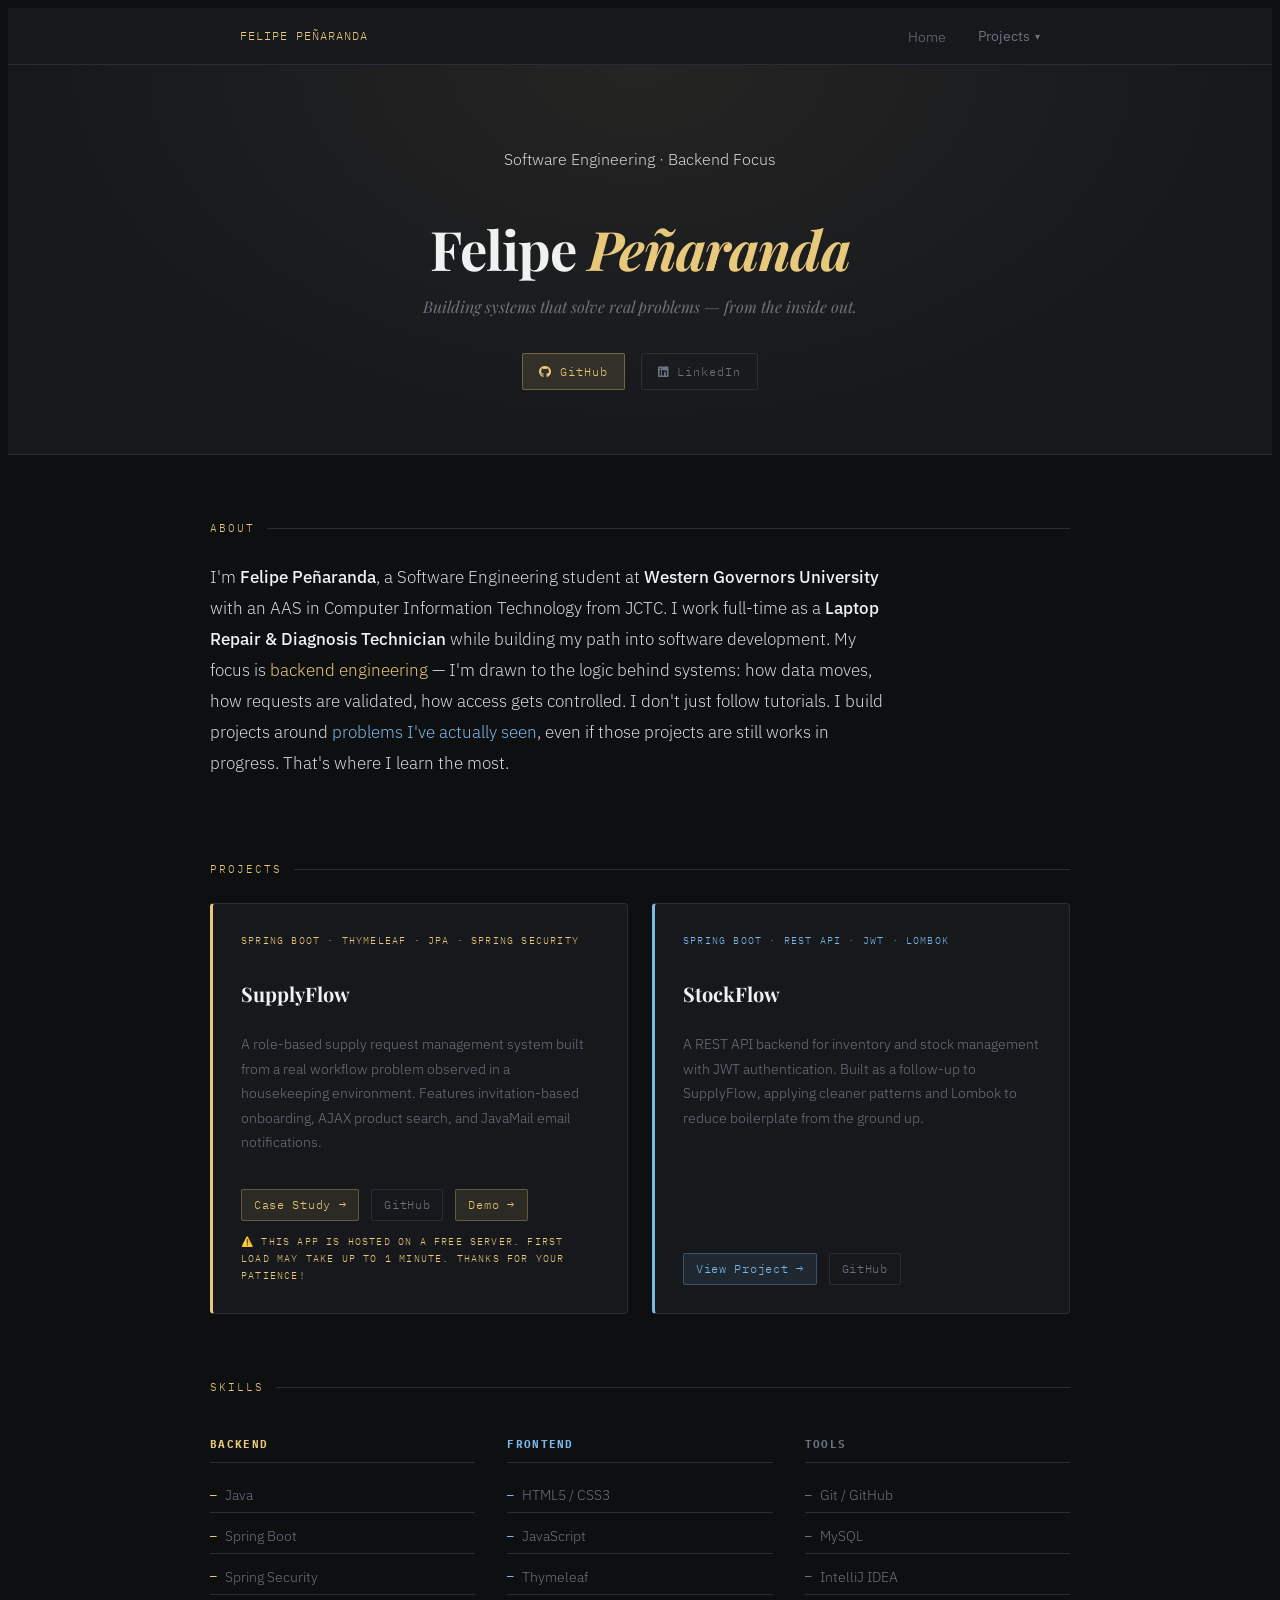
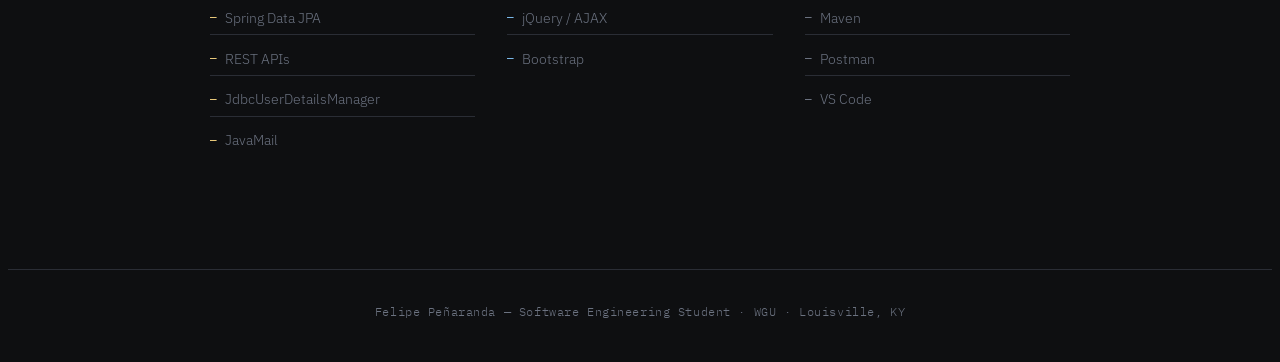
<file: index.html>
<!doctype html>
<html lang="en">
  <head>
    <meta charset="UTF-8" />
    <meta name="viewport" content="width=device-width, initial-scale=1.0" />
    <title>Felipe Peñaranda — Portfolio</title>
    <link
      href="https://fonts.googleapis.com/css2?family=Playfair+Display:ital,wght@0,700;1,400&family=IBM+Plex+Mono:wght@400;600&family=IBM+Plex+Sans:wght@300;400;500&display=swap"
      rel="stylesheet"
    />
    <link
      rel="stylesheet"
      href="https://cdnjs.cloudflare.com/ajax/libs/font-awesome/6.5.0/css/all.min.css"
    />
    <link rel="stylesheet" href="static/style/layaout.css" />
    <!-- <link rel="stylesheet" href="static/style/supply-flow.css"> -->
  </head>
  <body>
    <div id="nav-placeholder"></div>

    <!-- HERO -->
    <section class="hero">
      <div class="tag">Software Engineering · Backend Focus</div>
      <h1>Felipe <em>Peñaranda</em></h1>
      <p class="subtitle">
        Building systems that solve real problems — from the inside out.
      </p>
      <div class="hero-links">
        <a
          href="https://github.com/code-felipe"
          target="_blank"
          class="hero-link primary"
        >
          <i class="fa-brands fa-github"></i> GitHub
        </a>
        <a
          href="https://www.linkedin.com/in/felipephe/"
          target="_blank"
          class="hero-link secondary"
        >
          <i class="fa-brands fa-linkedin"></i> LinkedIn
        </a>
      </div>
    </section>

    <main class="index-main">
      <!-- ABOUT -->
      <section aria-labelledby="about-heading">
        <div class="section-label" id="about-heading">About</div>
        <p class="about-text">
          I'm <strong>Felipe Peñaranda</strong>, a Software Engineering student
          at <strong>Western Governors University</strong> with an AAS in
          Computer Information Technology from JCTC. I work full-time as a
          <strong>Laptop Repair &amp; Diagnosis Technician</strong> while
          building my path into software development. My focus is
          <span class="accent">backend engineering</span> — I'm drawn to the
          logic behind systems: how data moves, how requests are validated, how
          access gets controlled. I don't just follow tutorials. I build
          projects around
          <span class="accent2">problems I've actually seen</span>, even if
          those projects are still works in progress. That's where I learn the
          most.
        </p>
      </section>

      <!-- PROJECTS -->
      <section aria-labelledby="projects-heading">
        <div class="section-label" id="projects-heading">Projects</div>
        <div class="projects-grid">
          <div class="project-card">
            <span class="project-card-tag"
              >Spring Boot · Thymeleaf · JPA · Spring Security</span
            >
            <h3>SupplyFlow</h3>
            <p>
              A role-based supply request management system built from a real
              workflow problem observed in a housekeeping environment. Features
              invitation-based onboarding, AJAX product search, and JavaMail
              email notifications.
            </p>
            <div class="project-card-links">
              <a href="supply-flow.html" class="primary">Case Study →</a>
              <a
                href="https://github.com/code-felipe/supplyflow"
                target="_blank"
                class="ghost"
                >GitHub</a
              >
              <a href="https://custodian-supply-manager.onrender.com" target="_blank" class="primary">Demo →</a>              
            </div>
            <span class="project-card-tag">⚠️ This app is hosted on a free server. First load may take up to 1 minute. Thanks for your patience!</span>
          </div>

          <div class="project-card blue">
            <span class="project-card-tag"
              >Spring Boot · REST API · JWT · Lombok</span
            >
            <h3>StockFlow</h3>
            <p>
              A REST API backend for inventory and stock management with JWT
              authentication. Built as a follow-up to SupplyFlow, applying
              cleaner patterns and Lombok to reduce boilerplate from the ground
              up.
            </p>
            <div class="project-card-links">
              <a href="stock-flow.html" class="primary">View Project →</a>
              <a href="https://github.com/code-felipe/stock-flow" target="_blank" class="ghost"
                >GitHub</a
              >
            </div>
          </div>
        </div>
      </section>

      <!-- SKILLS -->
      <section aria-labelledby="skills-heading">
        <div class="section-label" id="skills-heading">Skills</div>
        <div class="skills-categories">
          <div class="skill-group">
            <h4>Backend</h4>
            <ul>
              <li>Java</li>
              <li>Spring Boot</li>
              <li>Spring Security</li>
              <li>Spring Data JPA</li>
              <li>REST APIs</li>
              <li>JdbcUserDetailsManager</li>
              <li>JavaMail</li>
            </ul>
          </div>

          <div class="skill-group blue">
            <h4>Frontend</h4>
            <ul>
              <li>HTML5 / CSS3</li>
              <li>JavaScript</li>
              <li>Thymeleaf</li>
              <li>jQuery / AJAX</li>
              <li>Bootstrap</li>
            </ul>
          </div>

          <div class="skill-group neutral">
            <h4>Tools</h4>
            <ul>
              <li>Git / GitHub</li>
              <li>MySQL</li>
              <li>IntelliJ IDEA</li>
              <li>Maven</li>
              <li>Postman</li>
              <li>VS Code</li>
            </ul>
          </div>
        </div>
      </section>
    </main>

    <footer>
      Felipe Peñaranda &mdash; Software Engineering Student &middot; WGU
      &middot; Louisville, KY
    </footer>

    <script src="static/js/nav.js"></script>
  </body>
</html>
</file>
<file: static/style/layaout.css>
:root {
      --bg: #0e0f11;
      --surface: #16181c;
      --surface2: #1e2127;
      --accent: #e8c87a;
      --accent2: #7ab8e8;
      --text: #d4d8df;
      --text-muted: #6b7280;
      --text-heading: #f0f2f5;
      --border: #2a2d35;
      --font-display: 'Playfair Display', Georgia, serif;
      --font-body: 'IBM Plex Sans', sans-serif;
      --font-mono: 'IBM Plex Mono', monospace;
    }

 /* HEADER */
    header {
      background: var(--surface);
      border-bottom: 1px solid var(--border);
      padding: 3.5rem 2rem 3rem;
      text-align: center;
      position: relative;
      overflow: hidden;
    }

    header::before {
      content: '';
      position: absolute;
      inset: 0;
      background: radial-gradient(ellipse at 50% 0%, rgba(232,200,122,0.07) 0%, transparent 70%);
      pointer-events: none;
    }

    header .tag {
      display: inline-block;
      font-family: var(--font-mono);
      font-size: 0.7rem;
      letter-spacing: 0.18em;
      color: var(--accent);
      text-transform: uppercase;
      border: 1px solid rgba(232,200,122,0.3);
      padding: 0.3rem 0.9rem;
      border-radius: 2px;
      margin-bottom: 1.5rem;
    }

    header h1 {
      font-family: var(--font-display);
      font-size: clamp(2.2rem, 5vw, 3.8rem);
      color: var(--text-heading);
      letter-spacing: -0.02em;
      line-height: 1.15;
      margin-bottom: 0.75rem;
    }

    header h1 em {
      color: var(--accent);
      font-style: italic;
    }

    header p.subtitle {
      font-size: 1rem;
      color: var(--text-muted);
      font-style: italic;
      font-family: var(--font-display);
    }

/* NAV */
.site-nav {
  background: var(--surface);
  border-bottom: 1px solid var(--border);
  position: sticky;
  top: 0;
  z-index: 100;
}

.nav-inner {
  max-width: 800px;
  margin: 0 auto;
  padding: 0 2rem;
  height: 56px;
  display: flex;
  align-items: center;
  justify-content: space-between;
}

.nav-logo {
  font-family: var(--font-mono);
  font-size: 0.78rem;
  color: var(--accent);
  text-decoration: none;
  letter-spacing: 0.08em;
  text-transform: uppercase;
}

.nav-links {
  list-style: none;
  display: flex;
  align-items: center;
  gap: 2rem;
}

.nav-links > li > a {
  font-family: var(--font-body);
  font-size: 0.88rem;
  color: var(--text-muted);
  text-decoration: none;
  transition: color 0.3s ease;
}

.nav-links > li > a:hover {
  color: var(--text-heading);
}

/* DROPDOWN */
.nav-dropdown {
  position: relative;
}

.nav-dropdown-btn {
  background: none;
  border: none;
  font-family: var(--font-body);
  font-size: 0.88rem;
  color: var(--text-muted);
  cursor: pointer;
  display: flex;
  align-items: center;
  gap: 0.3rem;
  transition: color 0.3s ease;
  padding: 0;
}

.nav-dropdown-btn:hover {
  color: var(--text-heading);
}

.nav-caret {
  font-size: 0.65rem;
  transition: transform 0.25s ease;
}

.nav-dropdown.open .nav-caret {
  transform: rotate(180deg);
}

.nav-dropdown-menu {
  display: none;
  position: absolute;
  top: calc(100% + 12px);
  right: 0;
  background: var(--surface);
  border: 1px solid var(--border);
  border-radius: 4px;
  min-width: 180px;
  list-style: none;
  overflow: hidden;
}

.nav-dropdown.open .nav-dropdown-menu {
  display: block;
}

.nav-dropdown-menu li a {
  display: flex;
  flex-direction: column;
  padding: 0.75rem 1rem;
  text-decoration: none;
  color: var(--text);
  font-size: 0.88rem;
  border-bottom: 1px solid var(--border);
  transition: background 0.2s ease;
}

.nav-dropdown-menu li:last-child a {
  border-bottom: none;
}

.nav-dropdown-menu li a:hover {
  background: var(--surface2);
  color: var(--text-heading);
}

.nav-project-tag {
  font-family: var(--font-mono);
  font-size: 0.6rem;
  color: var(--accent);
  letter-spacing: 0.1em;
  text-transform: uppercase;
  margin-bottom: 0.1rem;
}

/* body */
 body {
      background-color: var(--bg);
      color: var(--text);
      font-family: var(--font-body);
      font-weight: 300;
      line-height: 1.75;
      font-size: 1rem;
    }

/* MAIN LAYOUT - HERO */
    main {
      max-width: 800px;
      margin: 0 auto;
      padding: 4rem 2rem 6rem;
    }

    /* INTRO SECTION */
    section.intro {
      margin-bottom: 4rem;
      padding-bottom: 3rem;
      border-bottom: 1px solid var(--border);
    }

    section.intro p {
      font-size: 1.1rem;
      line-height: 1.85;
      color: var(--text);
    }

    /* PROBLEM SECTION */
    section.problem {
      margin-bottom: 4rem;
      padding-bottom: 3rem;
      border-bottom: 1px solid var(--border);
    }

    .problem_box{
        display: flex;
        justify-content: space-evenly;
        
    }

    .problem_img_box_grid figure img:nth-child(1){
        width: 10em;
        border-radius: 17%;
    }

    .problem_img_box_grid{
        display: flex;
        flex-direction: row;
        align-items: center;
        gap: 20px;
    }

    /* LEARNINGS */
    section.learnings {
      margin-bottom: 4rem;
    }

    section.learnings > h2 {
      margin-bottom: 2.5rem;
    }

    /*Section Roles*/
    .learning_title_img > div > i, .art_invite_title_img > div > i, .art_dto_title_img > div > i, .art_jpa_title_img > div > i,
    .art_architecture_title_img > div > i{
        font-size: 5rem;
        
    }

    .learnings_img_btn_box{
      display: flex;
      flex-direction: column;
      gap: 0.88rem;
    }

    .learnings_img_btn_box button,.art_invite_img_btn_box button, .art_architecture_img_btn_box button{
      padding: 0.35rem;
      transition: background-color 0.5s ease, color 0.5s ease;
    }

    .learnings_img_btn_box button:hover, .art_invite_img_btn_box button:hover{
      color: white;
      background-color: #16181c;
    }

    /*Section Invitation Code Impl*/
    .learning_title_img, .art_invite_title_img, .art_dto_title_img, .art_jpa_title_img, .art_architecture_title_img{
        display: flex;
        justify-content: space-between;
    }

    .art_invite_img_btn_box{
      display: flex;
      flex-direction: column;
      gap: 0.88rem;
    }


    /* ARTICLE CARDS */
    article {
      background: var(--surface);
      border: 1px solid var(--border);
      border-left: 3px solid var(--accent);
      border-radius: 4px;
      padding: 2rem 2rem 2rem 2.2rem;
      margin-bottom: 2rem;
      position: relative;
    }

    article.blue-accent {
      border-left-color: var(--accent2);
    }

    article h3 {
      font-family: var(--font-display);
      font-size: 1.3rem;
      color: var(--text-heading);
      margin-bottom: 0.4rem;
      line-height: 1.3;
    }

    article .article-sub {
      font-family: var(--font-mono);
      font-size: 0.68rem;
      color: var(--accent);
      letter-spacing: 0.12em;
      text-transform: uppercase;
      margin-bottom: 1rem;
      display: block;
    }

    article.blue-accent .article-sub {
      color: var(--accent2);
    }

    article p {
      font-size: 0.97rem;
      color: var(--text);
      line-height: 1.78;
    }

    /* HEADINGS */
    h2 {
      font-family: var(--font-display);
      font-size: 1.8rem;
      color: var(--text-heading);
      margin-bottom: 1.25rem;
      letter-spacing: -0.01em;
      line-height: 1.2;
    }

    /* BULLET LIST */
    ul.styled {
      list-style: none;
      padding: 0;
      margin: 1.25rem 0;
    }

    ul.styled li {
      padding: 0.5rem 0 0.5rem 1.5rem;
      position: relative;
      color: var(--text);
      font-size: 0.97rem;
      border-bottom: 1px solid var(--border);
    }

    ul.styled li:last-child { border-bottom: none; }

    ul.styled li::before {
      content: '—';
      position: absolute;
      left: 0;
      color: var(--accent);
      font-family: var(--font-mono);
    }

    /* DIFFERENTLY section */
    section.differently {
      background: var(--surface2);
      border: 1px solid var(--border);
      border-radius: 6px;
      padding: 2.5rem;
      margin-bottom: 4rem;
    }

    section.differently h2 {
      font-size: 1.5rem;
      margin-bottom: 1.5rem;
    }

    section.differently ul.styled li::before {
      color: var(--accent2);
    }

    /* CLOSING */
    section.closing {
      text-align: center;
      padding: 3rem 2rem;
      border-top: 1px solid var(--border);
    }

    section.closing blockquote {
      font-family: var(--font-display);
      font-style: italic;
      font-size: 1.4rem;
      color: var(--text-heading);
      line-height: 1.6;
      max-width: 560px;
      margin: 0 auto;
      position: relative;
    }

    section.closing blockquote::before {
      content: '"';
      font-size: 5rem;
      color: var(--accent);
      opacity: 0.25;
      position: absolute;
      top: -1.5rem;
      left: -1rem;
      font-family: var(--font-display);
      line-height: 1;
    }

    section.closing p.closing-note {
      margin-top: 1.5rem;
      font-size: 0.9rem;
      color: var(--text-muted);
      font-family: var(--font-mono);
    }

    /* STAT PILLS */
    .stat-pill {
      display: inline-block;
      background: rgba(232,200,122,0.1);
      border: 1px solid rgba(232,200,122,0.25);
      color: var(--accent);
      font-family: var(--font-mono);
      font-size: 0.78rem;
      padding: 0.25rem 0.75rem;
      border-radius: 20px;
      margin: 0.75rem 0.3rem 0 0;
    }

      /* HERO */
    .hero {
      background: var(--surface);
      border-bottom: 1px solid var(--border);
      padding: 5rem 2rem 4rem;
      text-align: center;
      position: relative;
      overflow: hidden;
    }

    .hero::before {
      content: '';
      position: absolute;
      inset: 0;
      background: radial-gradient(ellipse at 50% 0%, rgba(232,200,122,0.07) 0%, transparent 70%);
      pointer-events: none;
    }

    .hero h1 {
      font-family: var(--font-display);
      font-size: clamp(2rem, 5vw, 3.4rem);
      color: var(--text-heading);
      letter-spacing: -0.02em;
      line-height: 1.15;
      margin-bottom: 0.75rem;
    }

    .hero h1 em { color: var(--accent); font-style: italic; }

    .hero p.subtitle {
      font-size: 1rem;
      color: var(--text-muted);
      font-style: italic;
      font-family: var(--font-display);
      max-width: 500px;
      margin: 0 auto 2rem;
    }

    .hero-links {
      display: flex;
      justify-content: center;
      gap: 1rem;
      flex-wrap: wrap;
    }

    .hero-link {
      font-family: var(--font-mono);
      font-size: 0.75rem;
      letter-spacing: 0.08em;
      text-decoration: none;
      padding: 0.45rem 1rem;
      border-radius: 2px;
      transition: all 0.25s ease;
    }

    .hero-link.primary {
      background: rgba(232,200,122,0.12);
      border: 1px solid rgba(232,200,122,0.35);
      color: var(--accent);
    }

    .hero-link.primary:hover { background: rgba(232,200,122,0.2); }

    .hero-link.secondary {
      background: transparent;
      border: 1px solid var(--border);
      color: var(--text-muted);
    }

    .hero-link.secondary:hover { color: var(--text-heading); border-color: var(--text-muted); }

    /* SECTION LABEL */
    .section-label {
      font-family: var(--font-mono);
      font-size: 0.68rem;
      letter-spacing: 0.18em;
      color: var(--accent);
      text-transform: uppercase;
      margin-bottom: 1.5rem;
      display: flex;
      align-items: center;
      gap: 0.75rem;
    }

    .section-label::after {
      content: '';
      flex: 1;
      height: 1px;
      background: var(--border);
    }

    /* INDEX MAIN */
    .index-main {
      max-width: 860px;
      margin: 0 auto;
      padding: 4rem 2rem 6rem;
      display: flex;
      flex-direction: column;
      gap: 4rem;
    }

    /* ABOUT */
    .about-text {
      font-size: 1.05rem;
      line-height: 1.85;
      color: var(--text);
      max-width: 680px;
    }

    .about-text strong { color: var(--text-heading); font-weight: 500; }
    .about-text .accent  { color: var(--accent); }
    .about-text .accent2 { color: var(--accent2); }

    /* PROJECTS GRID */
    .projects-grid {
      display: grid;
      grid-template-columns: repeat(2, 1fr);
      gap: 1.5rem;
    }

    .project-card {
      background: var(--surface);
      border: 1px solid var(--border);
      border-left: 3px solid var(--accent);
      border-radius: 4px;
      padding: 1.75rem;
      display: flex;
      flex-direction: column;
      gap: 0.75rem;
      transition: background 0.25s ease;
    }

    .project-card:hover { background: var(--surface2); }
    .project-card.blue  { border-left-color: var(--accent2); }

    .project-card-tag {
      font-family: var(--font-mono);
      font-size: 0.62rem;
      letter-spacing: 0.12em;
      text-transform: uppercase;
      color: var(--accent);
    }

    .project-card.blue .project-card-tag { color: var(--accent2); }

    .project-card h3 {
      font-family: var(--font-display);
      font-size: 1.25rem;
      color: var(--text-heading);
      line-height: 1.2;
      margin-bottom: 0;
    }

    .project-card p {
      font-size: 0.9rem;
      color: var(--text-muted);
      line-height: 1.7;
      flex: 1;
    }

    .project-card-links {
      display: flex;
      gap: 0.75rem;
      margin-top: 0.5rem;
    }

    .project-card-links a {
      font-family: var(--font-mono);
      font-size: 0.72rem;
      letter-spacing: 0.06em;
      text-decoration: none;
      padding: 0.3rem 0.75rem;
      border-radius: 2px;
      transition: all 0.25s ease;
    }

    .project-card-links a.primary {
      background: rgba(232,200,122,0.1);
      border: 1px solid rgba(232,200,122,0.3);
      color: var(--accent);
    }

    .project-card-links a.primary:hover { background: rgba(232,200,122,0.2); }

    .project-card.blue .project-card-links a.primary {
      background: rgba(122,184,232,0.1);
      border-color: rgba(122,184,232,0.3);
      color: var(--accent2);
    }

    .project-card.blue .project-card-links a.primary:hover {
      background: rgba(122,184,232,0.2);
    }

    .project-card-links a.ghost {
      border: 1px solid var(--border);
      color: var(--text-muted);
    }

    .project-card-links a.ghost:hover { color: var(--text-heading); border-color: var(--text-muted); }

    /* SKILLS */
    .skills-categories {
      display: grid;
      grid-template-columns: repeat(3, 1fr);
      gap: 2rem;
    }

    .skill-group h4 {
      font-family: var(--font-mono);
      font-size: 0.68rem;
      letter-spacing: 0.12em;
      text-transform: uppercase;
      color: var(--accent);
      margin-bottom: 1rem;
      padding-bottom: 0.5rem;
      border-bottom: 1px solid var(--border);
    }

    .skill-group.blue h4    { color: var(--accent2); }
    .skill-group.neutral h4 { color: var(--text-muted); }

    .skill-group ul {
      list-style: none;
      padding: 0;
      display: flex;
      flex-direction: column;
      gap: 0.45rem;
    }

    .skill-group ul li {
      font-size: 0.88rem;
      color: var(--text-muted);
      display: flex;
      align-items: center;
      gap: 0.5rem;
      padding: 0.25rem 0;
      border-bottom: 1px solid var(--border);
      transition: color 0.2s ease;
    }

    .skill-group ul li:last-child { border-bottom: none; }
    .skill-group ul li:hover      { color: var(--text); }

    .skill-group ul li::before {
      content: '—';
      color: var(--accent);
      font-family: var(--font-mono);
      font-size: 0.7rem;
      flex-shrink: 0;
    }

    .skill-group.blue ul li::before    { color: var(--accent2); }
    .skill-group.neutral ul li::before { color: var(--text-muted); }

    @media (max-width: 640px) {
      .projects-grid    { grid-template-columns: 1fr; }
      .skills-categories { grid-template-columns: 1fr; }
    }

    /* FOOTER */
    footer {
      text-align: center;
      padding: 2rem;
      font-family: var(--font-mono);
      font-size: 0.72rem;
      color: var(--text-muted);
      border-top: 1px solid var(--border);
      letter-spacing: 0.05em;
    }
</file>
<file: static/style/supply-flow.css>
:root {
      --bg: #0e0f11;
      --surface: #16181c;
      --surface2: #1e2127;
      --accent: #e8c87a;
      --accent2: #7ab8e8;
      --text: #d4d8df;
      --text-muted: #6b7280;
      --text-heading: #f0f2f5;
      --border: #2a2d35;
      --font-display: 'Playfair Display', Georgia, serif;
      --font-body: 'IBM Plex Sans', sans-serif;
      --font-mono: 'IBM Plex Mono', monospace;
    }

    *, *::before, *::after { box-sizing: border-box; margin: 0; padding: 0; }

    body {
      background-color: var(--bg);
      color: var(--text);
      font-family: var(--font-body);
      font-weight: 300;
      line-height: 1.75;
      font-size: 1rem;
    }

    /* HEADER */
    header {
      background: var(--surface);
      border-bottom: 1px solid var(--border);
      padding: 3.5rem 2rem 3rem;
      text-align: center;
      position: relative;
      overflow: hidden;
    }

    header::before {
      content: '';
      position: absolute;
      inset: 0;
      background: radial-gradient(ellipse at 50% 0%, rgba(232,200,122,0.07) 0%, transparent 70%);
      pointer-events: none;
    }

    header .tag {
      display: inline-block;
      font-family: var(--font-mono);
      font-size: 0.7rem;
      letter-spacing: 0.18em;
      color: var(--accent);
      text-transform: uppercase;
      border: 1px solid rgba(232,200,122,0.3);
      padding: 0.3rem 0.9rem;
      border-radius: 2px;
      margin-bottom: 1.5rem;
    }

    header h1 {
      font-family: var(--font-display);
      font-size: clamp(2.2rem, 5vw, 3.8rem);
      color: var(--text-heading);
      letter-spacing: -0.02em;
      line-height: 1.15;
      margin-bottom: 0.75rem;
    }

    header h1 em {
      color: var(--accent);
      font-style: italic;
    }

    header p.subtitle {
      font-size: 1rem;
      color: var(--text-muted);
      font-style: italic;
      font-family: var(--font-display);
    }
    /* NAV */
    /* NAV */
.site-nav {
  background: var(--surface);
  border-bottom: 1px solid var(--border);
  position: sticky;
  top: 0;
  z-index: 100;
}

.nav-inner {
  max-width: 800px;
  margin: 0 auto;
  padding: 0 2rem;
  height: 56px;
  display: flex;
  align-items: center;
  justify-content: space-between;
}

.nav-logo {
  font-family: var(--font-mono);
  font-size: 0.78rem;
  color: var(--accent);
  text-decoration: none;
  letter-spacing: 0.08em;
  text-transform: uppercase;
}

.nav-links {
  list-style: none;
  display: flex;
  align-items: center;
  gap: 2rem;
}

.nav-links > li > a {
  font-family: var(--font-body);
  font-size: 0.88rem;
  color: var(--text-muted);
  text-decoration: none;
  transition: color 0.3s ease;
}

.nav-links > li > a:hover {
  color: var(--text-heading);
}

/* DROPDOWN */
.nav-dropdown {
  position: relative;
}

.nav-dropdown-btn {
  background: none;
  border: none;
  font-family: var(--font-body);
  font-size: 0.88rem;
  color: var(--text-muted);
  cursor: pointer;
  display: flex;
  align-items: center;
  gap: 0.3rem;
  transition: color 0.3s ease;
  padding: 0;
}

.nav-dropdown-btn:hover {
  color: var(--text-heading);
}

.nav-caret {
  font-size: 0.65rem;
  transition: transform 0.25s ease;
}

.nav-dropdown.open .nav-caret {
  transform: rotate(180deg);
}

.nav-dropdown-menu {
  display: none;
  position: absolute;
  top: calc(100% + 12px);
  right: 0;
  background: var(--surface);
  border: 1px solid var(--border);
  border-radius: 4px;
  min-width: 180px;
  list-style: none;
  overflow: hidden;
}

.nav-dropdown.open .nav-dropdown-menu {
  display: block;
}

.nav-dropdown-menu li a {
  display: flex;
  flex-direction: column;
  padding: 0.75rem 1rem;
  text-decoration: none;
  color: var(--text);
  font-size: 0.88rem;
  border-bottom: 1px solid var(--border);
  transition: background 0.2s ease;
}

.nav-dropdown-menu li:last-child a {
  border-bottom: none;
}

.nav-dropdown-menu li a:hover {
  background: var(--surface2);
  color: var(--text-heading);
}

.nav-project-tag {
  font-family: var(--font-mono);
  font-size: 0.6rem;
  color: var(--accent);
  letter-spacing: 0.1em;
  text-transform: uppercase;
  margin-bottom: 0.1rem;
}
    /* LAYOUT */
    main {
      max-width: 800px;
      margin: 0 auto;
      padding: 4rem 2rem 6rem;
    }

    /* INTRO SECTION */
    section.intro {
      margin-bottom: 4rem;
      padding-bottom: 3rem;
      border-bottom: 1px solid var(--border);
    }

    section.intro p {
      font-size: 1.1rem;
      line-height: 1.85;
      color: var(--text);
    }

    /* PROBLEM SECTION */
    section.problem {
      margin-bottom: 4rem;
      padding-bottom: 3rem;
      border-bottom: 1px solid var(--border);
    }

    .problem_box{
        display: flex;
        justify-content: space-evenly;
        
    }

    .problem_img_box_grid figure img:nth-child(1){
        width: 10em;
        border-radius: 17%;
    }

    .problem_img_box_grid{
        display: flex;
        flex-direction: row;
        align-items: center;
        gap: 20px;
    }

    /* LEARNINGS */
    section.learnings {
      margin-bottom: 4rem;
    }

    section.learnings > h2 {
      margin-bottom: 2.5rem;
    }

    /*Section Roles*/
    .learning_title_img > div > i, .art_invite_title_img > div > i, .art_dto_title_img > div > i, .art_jpa_title_img > div > i,
    .art_architecture_title_img > div > i{
        font-size: 5rem;
        
    }

    .learnings_img_btn_box{
      display: flex;
      flex-direction: column;
      gap: 0.88rem;
    }

    .learnings_img_btn_box button,.art_invite_img_btn_box button, .art_architecture_img_btn_box button{
      padding: 0.35rem;
      transition: background-color 0.5s ease, color 0.5s ease;
    }

    .learnings_img_btn_box button:hover, .art_invite_img_btn_box button:hover{
      color: white;
      background-color: #16181c;
    }

    /*Section Invitation Code Impl*/
    .learning_title_img, .art_invite_title_img, .art_dto_title_img, .art_jpa_title_img, .art_architecture_title_img{
        display: flex;
        justify-content: space-between;
    }

    .art_invite_img_btn_box{
      display: flex;
      flex-direction: column;
      gap: 0.88rem;
    }
    
    /* Section DTO's - Mapper*/
  

    


    /* ARTICLE CARDS */
    article {
      background: var(--surface);
      border: 1px solid var(--border);
      border-left: 3px solid var(--accent);
      border-radius: 4px;
      padding: 2rem 2rem 2rem 2.2rem;
      margin-bottom: 2rem;
      position: relative;
    }

    article.blue-accent {
      border-left-color: var(--accent2);
    }

    article h3 {
      font-family: var(--font-display);
      font-size: 1.3rem;
      color: var(--text-heading);
      margin-bottom: 0.4rem;
      line-height: 1.3;
    }

    article .article-sub {
      font-family: var(--font-mono);
      font-size: 0.68rem;
      color: var(--accent);
      letter-spacing: 0.12em;
      text-transform: uppercase;
      margin-bottom: 1rem;
      display: block;
    }

    article.blue-accent .article-sub {
      color: var(--accent2);
    }

    article p {
      font-size: 0.97rem;
      color: var(--text);
      line-height: 1.78;
    }

    /* HEADINGS */
    h2 {
      font-family: var(--font-display);
      font-size: 1.8rem;
      color: var(--text-heading);
      margin-bottom: 1.25rem;
      letter-spacing: -0.01em;
      line-height: 1.2;
    }

    /* BULLET LIST */
    ul.styled {
      list-style: none;
      padding: 0;
      margin: 1.25rem 0;
    }

    ul.styled li {
      padding: 0.5rem 0 0.5rem 1.5rem;
      position: relative;
      color: var(--text);
      font-size: 0.97rem;
      border-bottom: 1px solid var(--border);
    }

    ul.styled li:last-child { border-bottom: none; }

    ul.styled li::before {
      content: '—';
      position: absolute;
      left: 0;
      color: var(--accent);
      font-family: var(--font-mono);
    }

    /* DIFFERENTLY section */
    section.differently {
      background: var(--surface2);
      border: 1px solid var(--border);
      border-radius: 6px;
      padding: 2.5rem;
      margin-bottom: 4rem;
    }

    section.differently h2 {
      font-size: 1.5rem;
      margin-bottom: 1.5rem;
    }

    section.differently ul.styled li::before {
      color: var(--accent2);
    }

    /* CLOSING */
    section.closing {
      text-align: center;
      padding: 3rem 2rem;
      border-top: 1px solid var(--border);
    }

    section.closing blockquote {
      font-family: var(--font-display);
      font-style: italic;
      font-size: 1.4rem;
      color: var(--text-heading);
      line-height: 1.6;
      max-width: 560px;
      margin: 0 auto;
      position: relative;
    }

    section.closing blockquote::before {
      content: '"';
      font-size: 5rem;
      color: var(--accent);
      opacity: 0.25;
      position: absolute;
      top: -1.5rem;
      left: -1rem;
      font-family: var(--font-display);
      line-height: 1;
    }

    section.closing p.closing-note {
      margin-top: 1.5rem;
      font-size: 0.9rem;
      color: var(--text-muted);
      font-family: var(--font-mono);
    }

    /* STAT PILLS */
    .stat-pill {
      display: inline-block;
      background: rgba(232,200,122,0.1);
      border: 1px solid rgba(232,200,122,0.25);
      color: var(--accent);
      font-family: var(--font-mono);
      font-size: 0.78rem;
      padding: 0.25rem 0.75rem;
      border-radius: 20px;
      margin: 0.75rem 0.3rem 0 0;
    }

    /* FOOTER */
    footer {
      text-align: center;
      padding: 2rem;
      font-family: var(--font-mono);
      font-size: 0.72rem;
      color: var(--text-muted);
      border-top: 1px solid var(--border);
      letter-spacing: 0.05em;
    }
</file>
